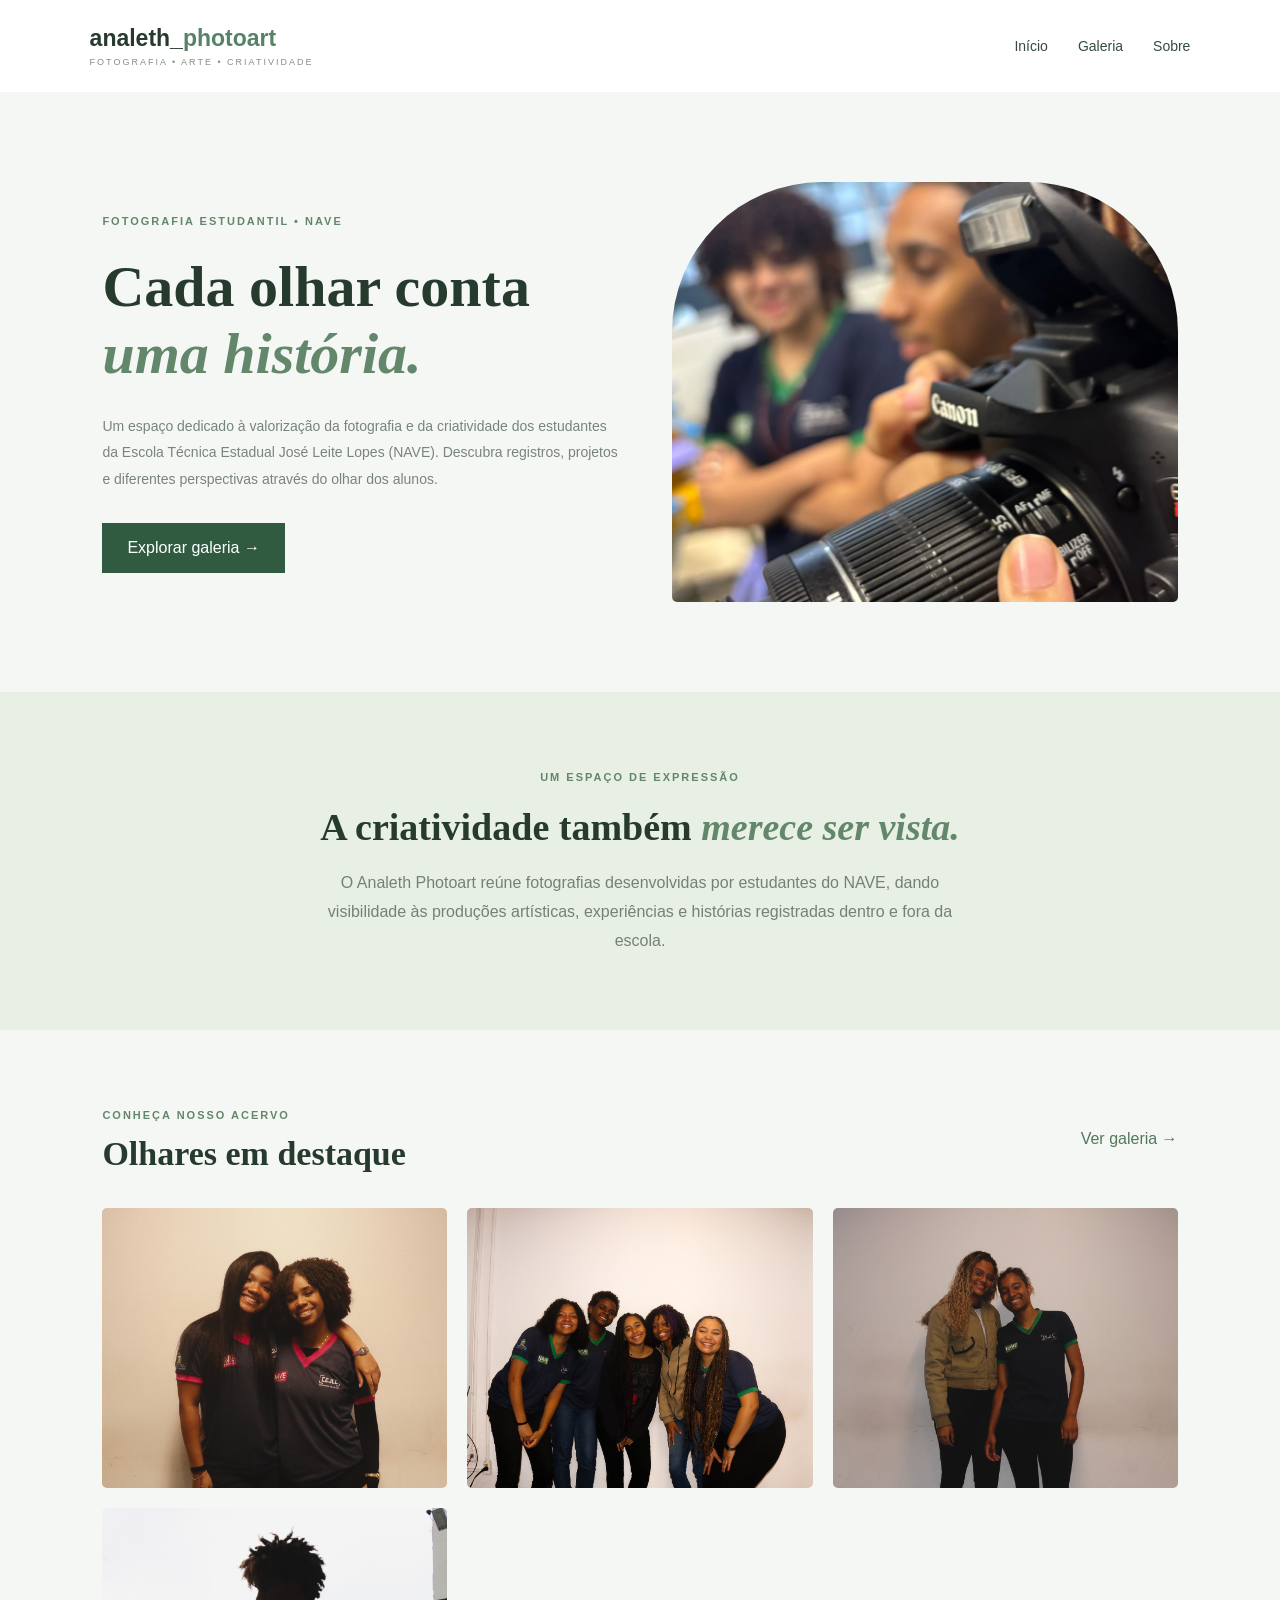
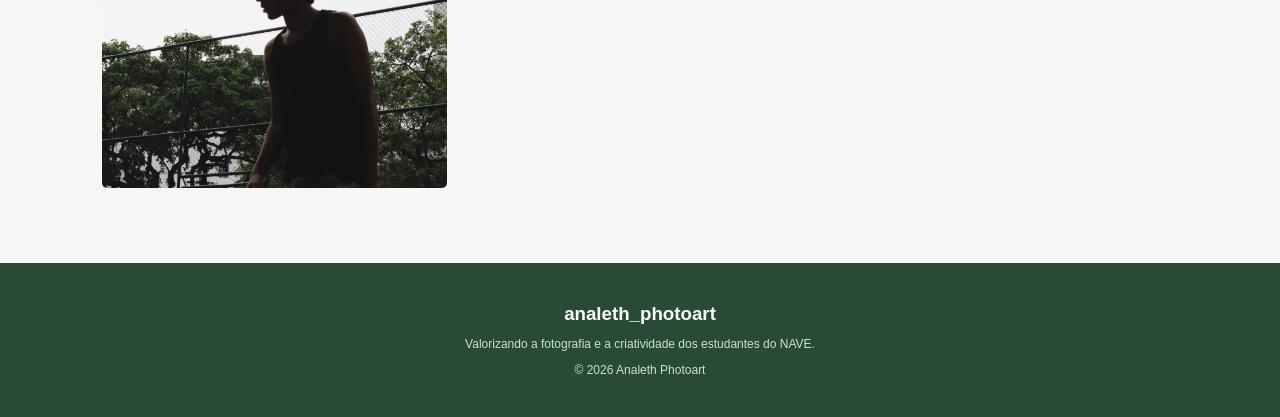
<file: index.html>
<!DOCTYPE html>
<html lang="pt-BR">
<head>
    <meta charset="UTF-8">
    <meta name="viewport" content="width=device-width, initial-scale=1.0">

    <title>Analeth Photoart | NAVE</title>

    <link rel="stylesheet" href="css/style.css">
</head>

<body>

    <header>
        <div class="logo">
            <h2>analeth_<span>photoart</span></h2>
            <p>FOTOGRAFIA • ARTE • CRIATIVIDADE</p>
        </div>

        <nav>
            <a href="index.html">Início</a>
            <a href="galeria.html">Galeria</a>
            <a href="sobre.html">Sobre</a>
        </nav>
    </header>

    <main>

        <section class="inicio">

            <div class="inicio-texto">
                <span class="destaque">
                    FOTOGRAFIA ESTUDANTIL • NAVE
                </span>

                <h1>
                    Cada olhar conta
                    <span>uma história.</span>
                </h1>

                <p>
                    Um espaço dedicado à valorização da fotografia
                    e da criatividade dos estudantes da Escola
                    Técnica Estadual José Leite Lopes (NAVE).

                    Descubra registros, projetos e diferentes
                    perspectivas através do olhar dos alunos.
                </p>

                <a href="galeria.html" class="botao">
                    Explorar galeria →
                </a>

            </div>

            <div class="inicio-imagem">
                <img
                    src="imagem/tela.jpeg"
                    alt="Fotografia produzida por estudante do NAVE"
                >
            </div>

        </section>

        <section class="apresentacao">

            <span>UM ESPAÇO DE EXPRESSÃO</span>

            <h2>
                A criatividade também
                <em>merece ser vista.</em>
            </h2>

            <p>
                O Analeth Photoart reúne fotografias desenvolvidas
                por estudantes do NAVE, dando visibilidade às
                produções artísticas, experiências e histórias
                registradas dentro e fora da escola.
            </p>

        </section>

        <section class="destaques">

            <div class="titulo-secao">
                <div>
                    <span>CONHEÇA NOSSO ACERVO</span>
                    <h2>Olhares em destaque</h2>
                </div>

                <a href="galeria.html">Ver galeria →</a>
            </div>

            <div class="galeria-destaques">

                <img src="imagem/imagem14.jpg"
                     alt="Fotografia estudantil 1">

                <img src="imagem/imagem6.jpg"
                     alt="Fotografia estudantil 2">

                <img src="imagem/imagem5.jpg"
                     alt="Fotografia estudantil 3">

                <img src="imagem/imagem28.jpg"
                     alt="Fotografia estudantil 4">     

            </div>

        </section>

    </main>

    <footer>
        <h3>analeth_photoart</h3>

        <p>
            Valorizando a fotografia e a criatividade
            dos estudantes do NAVE.
        </p>

        <p>© 2026 Analeth Photoart</p>
    </footer>
<script src="js/script.js"></script>
</body>
</html>
</file>
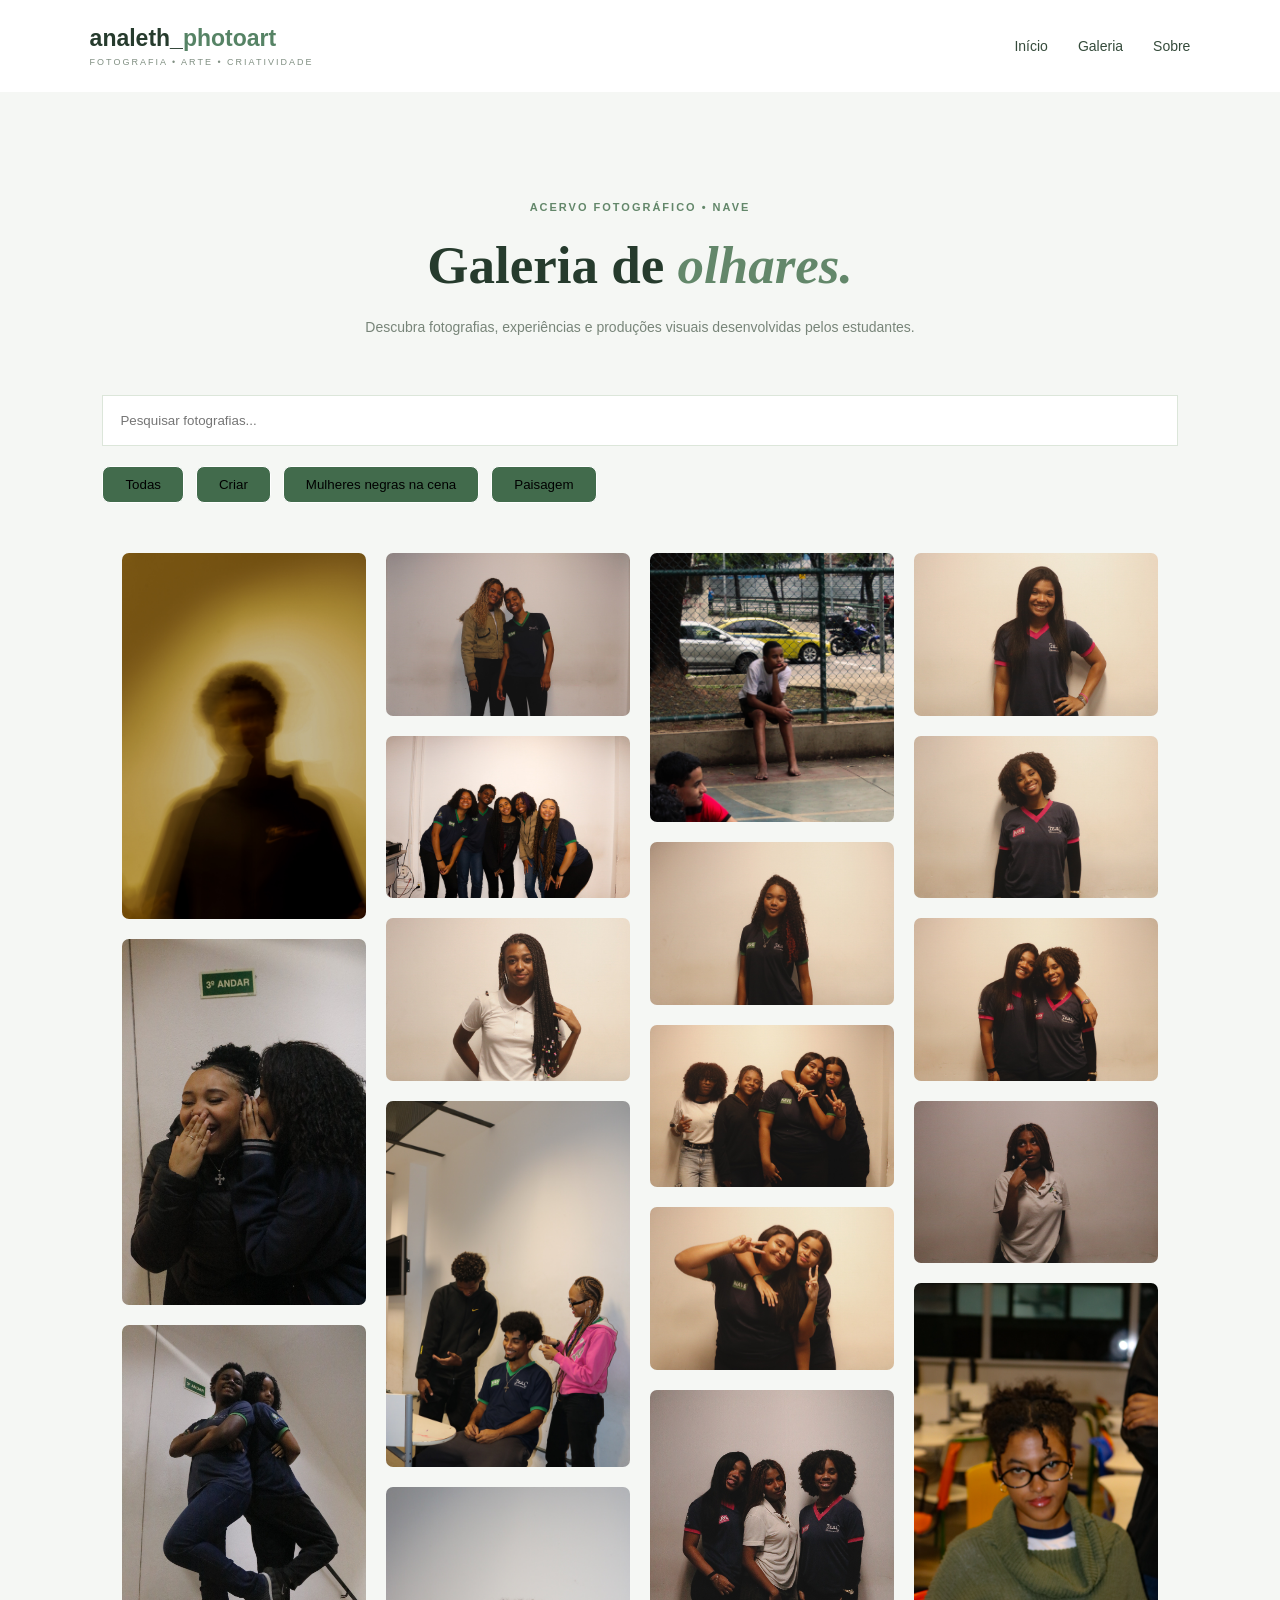
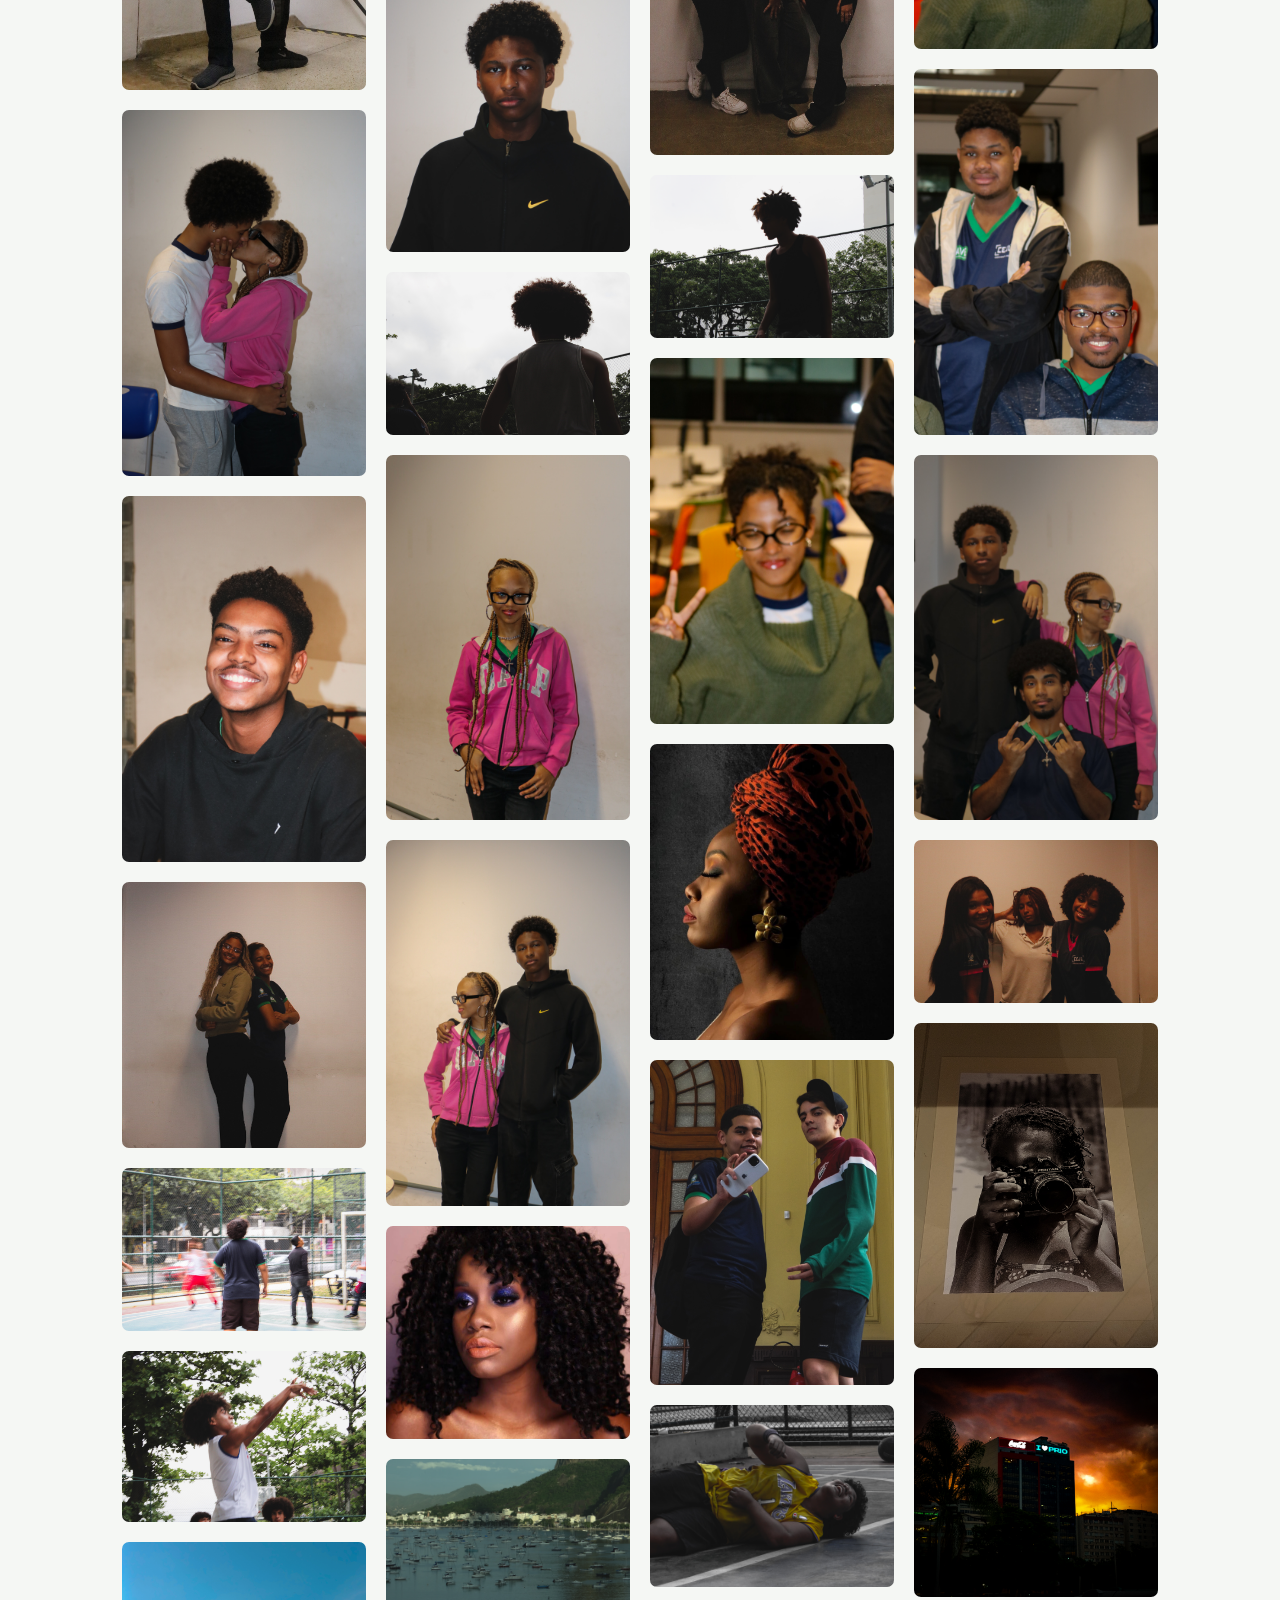
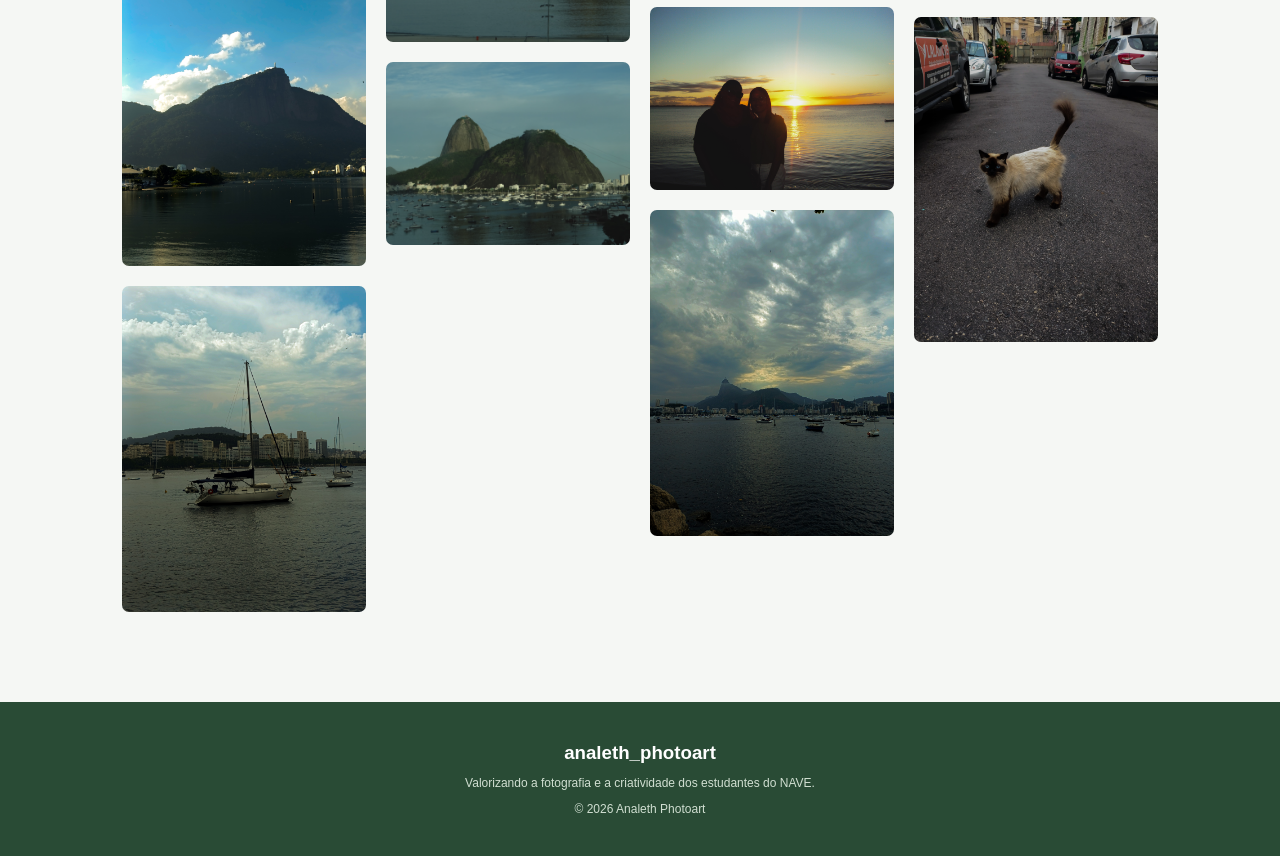
<file: galeria.html>
<!DOCTYPE html>
<html lang="pt-BR">
<head>
    <meta charset="UTF-8">
    <meta name="viewport" content="width=device-width, initial-scale=1.0">
    <title>Galeria | Analeth Photoart</title>
    <link rel="stylesheet" href="css/style.css">
    <script src="js/script.js" defer></script>
</head>

<body data-page="galeria">

<header>
    <div class="logo">
        <h2>analeth_<span>photoart</span></h2>
        <p>FOTOGRAFIA • ARTE • CRIATIVIDADE</p>
    </div>

    <nav>
        <a href="index.html">Início</a>
        <a href="galeria.html">Galeria</a>
        <a href="sobre.html">Sobre</a>
    </nav>
</header>

<main class="pagina-interna">

    <section class="titulo-pagina">
        <span>ACERVO FOTOGRÁFICO • NAVE</span>
        <h1>Galeria de <em>olhares.</em></h1>
        <p>
            Descubra fotografias, experiências e produções
            visuais desenvolvidas pelos estudantes.
        </p>
    </section>

    <section class="ferramentas-galeria">

        <input
            type="search"
            id="pesquisa"
            placeholder="Pesquisar fotografias..."
        >

        <div class="categorias">
            <button class="filtro ativo" data-categoria="todas">
                Todas
            </button>
            <button class="filtro ativo" data-categoria="criar">
                Criar
            </button><button class="filtro ativo" data-categoria="mulheres">
                Mulheres negras na cena
            </button>
            </button><button class="filtro ativo" data-categoria="paisagem">
                Paisagem
            </button>
        </div>

    </section>

    <p id="contador-fotos" class="contador-fotos"></p>

    
        
<section class="gallery">

    

    <div class="column">
        <img src="imagem/image1.jpg" alt="criar">
        <img src="imagem/imagem2.JPG" alt="mulheres">
        <img src="imagem/imagem3.JPG" alt="mulheres">
        <img src="imagem/imagem25.jpg" alt="criar">
        <img src="imagem/imagem26.jpg" alt="criar">
        <img src="imagem/imagem4.jpg" alt="mulheres">
        <img src="imagem/imagem30.jpg" alt="criar">
        <img src="imagem/imagem29.jpg" alt="criar">
        <img src="imagem/imagem42.jpg" alt="paisagem">
        <img src="imagem/imagem48.jpg" alt="Paisagem">
    </div>

    <div class="column">
        <img src="imagem/imagem5.jpg" alt="mulheres">
        <img src="imagem/imagem6.jpg" alt="mulheres">
        <img src="imagem/imagem7.jpg" alt="mulheres">
        <img src="imagem/imagem17.jpg" alt="criar">
        <img src="imagem/imagem22.jpg" alt="criar">
        <img src="imagem/imagem27.jpg" alt="criar">
        <img src="imagem/imagem23.jpg" alt="mulheres">
        <img src="imagem/imagem24.jpg" alt="criar">
        <img src="imagem/imagem34.jpeg" alt="mulheres">
        <img src="imagem/imagem39.jpg" alt="paisagem">
        <img src="imagem/imagem40.jpg" alt="paisagem">
        
    </div>

    <div class="column">
        <img src="imagem/imagem31.jpg" alt="criar">
        <img src="imagem/imagem9.jpg" alt="mulheres">
        <img src="imagem/imagem10.jpg" alt="mulheres">
        <img src="imagem/imagem11.jpg" alt="mulheres">
        <img src="imagem/imagem16.jpg" alt="mulheres">
        <img src="imagem/imagem28.jpg" alt="criar">
        <img src="imagem/imagem18.jpg" alt="mulheres">
        <img src="imagem/imagem33.jpeg" alt="mulheres">
        <img src="imagem/imagem37.jpg" alt="criar">
        <img src="imagem/imagem38.jpg" alt="paisagem">
        <img src="imagem/imagem41.jpg" alt="paisagem">
        <img src="imagem/imagem47.jpg" alt="paisagem">
        
    </div>

    <div class="column">
        <img src="imagem/imagem12.jpg" alt="mulheres">
        <img src="imagem/imagem13.jpg" alt="mulheres">
        <img src="imagem/imagem14.jpg" alt="mulheres">
        <img src="imagem/imagem15.jpg" alt="mulheres">
        <img src="imagem/imagem19.jpg" alt="mulheres">
        <img src="imagem/imagem20.jpg" alt="criar">
        <img src="imagem/imagem21.jpg" alt="criar">
        <img src="imagem/imagem36.jpg" alt="mulheres">
        <img src="imagem/imagem45.jpg" alt="paisagem">
        <img src="imagem/imagem43.jpg" alt="paisagem">
        <img src="imagem/imagem46.jpg" alt="paisagem">
        
    </div>
</section>

    </section>

    <div class="mensagem-api" id="mensagem-api"></div>

</main>

<footer>
    <h3>analeth_photoart</h3>
    <p>Valorizando a fotografia e a criatividade dos estudantes do NAVE.</p>
    <p>© 2026 Analeth Photoart</p>
</footer>




<script src="js/script.js"></script>

</body>
</html>
</file>
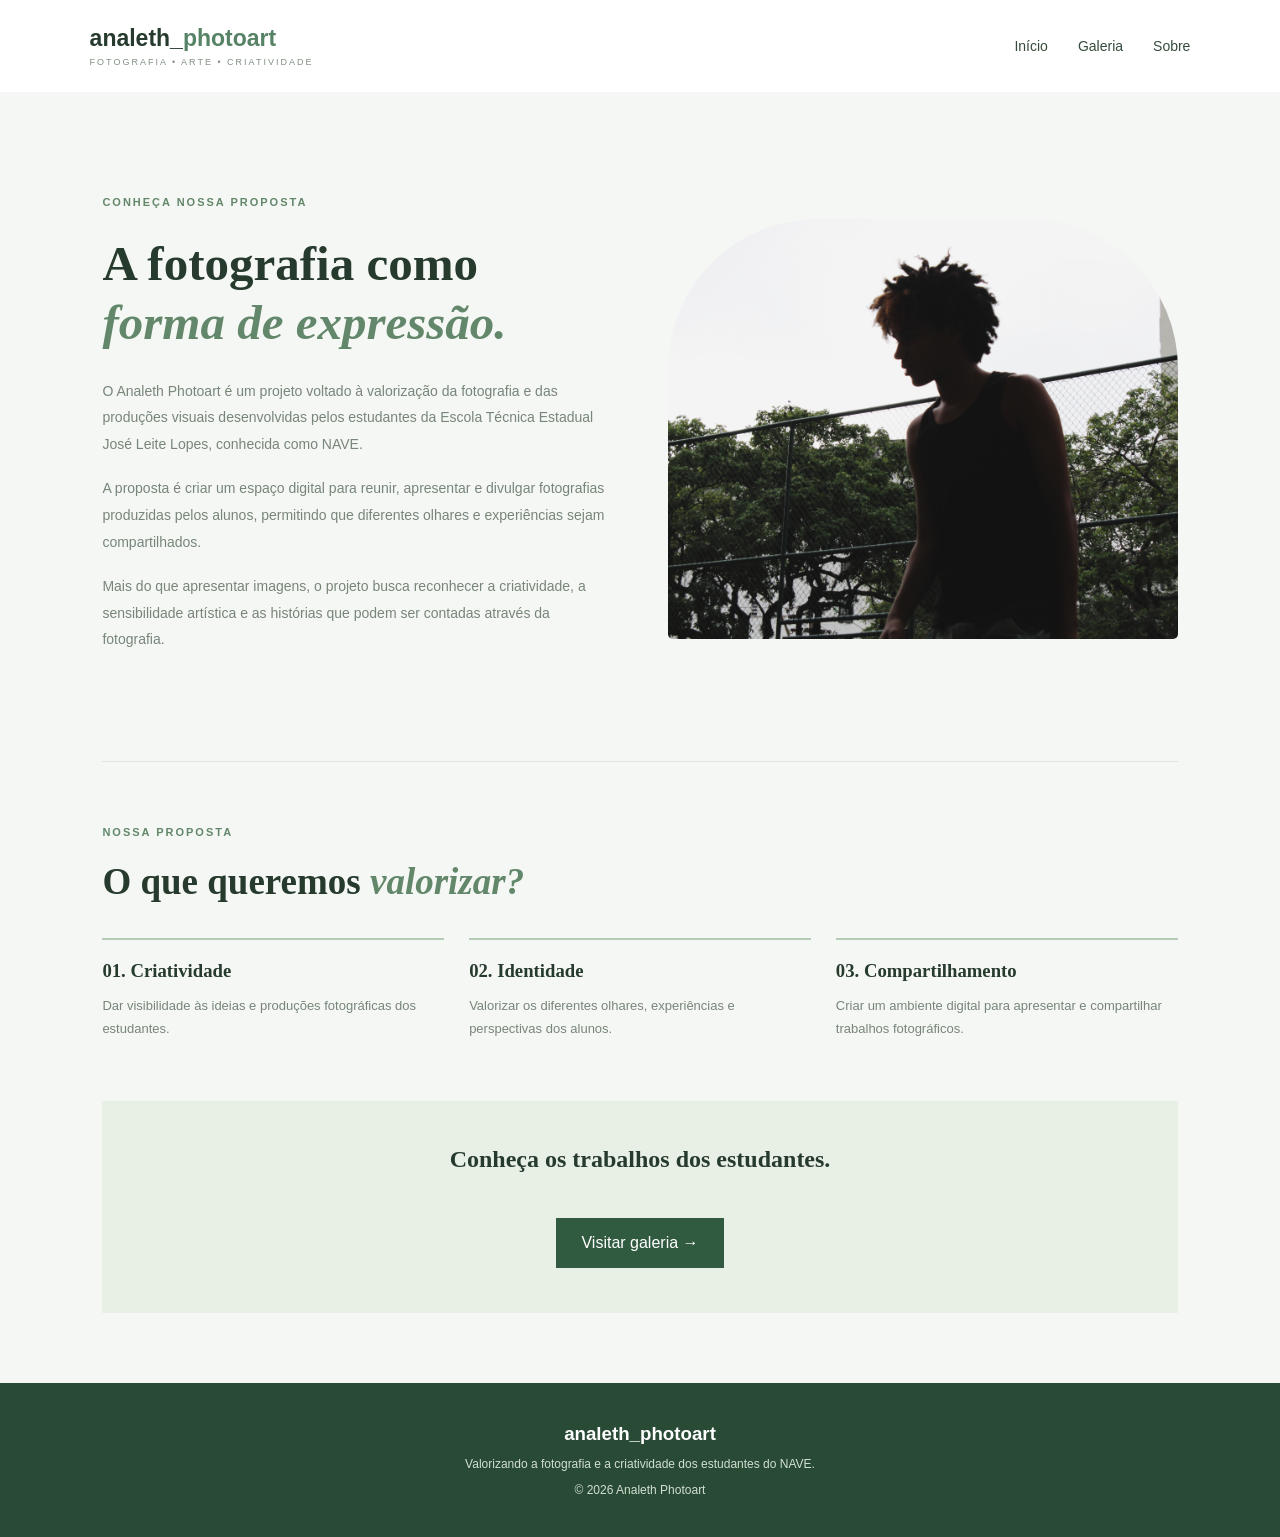
<file: sobre.html>
<!DOCTYPE html>
<html lang="pt-BR">
<head>
    <meta charset="UTF-8">
    <meta name="viewport" content="width=device-width, initial-scale=1.0">
    <title>Sobre | Analeth Photoart</title>
    <link rel="stylesheet" href="css/style.css">
</head>

<body>

<header>
    <div class="logo">
        <h2>analeth_<span>photoart</span></h2>
        <p>FOTOGRAFIA • ARTE • CRIATIVIDADE</p>
    </div>

    <nav>
        <a href="index.html">Início</a>
        <a href="galeria.html">Galeria</a>
        <a href="sobre.html">Sobre</a>
    </nav>
</header>

<main class="pagina-interna">

    <section class="sobre-conteudo">

        <div class="sobre-texto">

            <span>CONHEÇA NOSSA PROPOSTA</span>

            <h1>
                A fotografia como
                <em>forma de expressão.</em>
            </h1>

            <p>
                O Analeth Photoart é um projeto voltado à
                valorização da fotografia e das produções
                visuais desenvolvidas pelos estudantes da
                Escola Técnica Estadual José Leite Lopes,
                conhecida como NAVE.
            </p>

            <p>
                A proposta é criar um espaço digital para
                reunir, apresentar e divulgar fotografias
                produzidas pelos alunos, permitindo que
                diferentes olhares e experiências sejam
                compartilhados.
            </p>

            <p>
                Mais do que apresentar imagens, o projeto
                busca reconhecer a criatividade, a
                sensibilidade artística e as histórias
                que podem ser contadas através da fotografia.
            </p>

        </div>

        <div class="sobre-imagem">
            <img
                src="imagem/imagem28.jpg"
                alt="Fotografia ilustrativa do projeto"
            >
        </div>

    </section>

    <section class="objetivos">

        <span>NOSSA PROPOSTA</span>

        <h2>O que queremos <em>valorizar?</em></h2>

        <div class="objetivos-grid">

            <article>
                <h3>01. Criatividade</h3>
                <p>
                    Dar visibilidade às ideias e produções
                    fotográficas dos estudantes.
                </p>
            </article>

            <article>
                <h3>02. Identidade</h3>
                <p>
                    Valorizar os diferentes olhares,
                    experiências e perspectivas dos alunos.
                </p>
            </article>

            <article>
                <h3>03. Compartilhamento</h3>
                <p>
                    Criar um ambiente digital para apresentar
                    e compartilhar trabalhos fotográficos.
                </p>
            </article>

        </div>

    </section>

    <section class="sobre-convite">
        <h2>Conheça os trabalhos dos estudantes.</h2>
        <a href="galeria.html" class="botao">
            Visitar galeria →
        </a>
    </section>

</main>

<footer>
    <h3>analeth_photoart</h3>
    <p>Valorizando a fotografia e a criatividade dos estudantes do NAVE.</p>
    <p>© 2026 Analeth Photoart</p>
</footer>

</body>
</html>
</file>
<file: css/style.css>
* {
    margin: 0;
    padding: 0;
    box-sizing: border-box;
}

body {
    font-family: Arial, sans-serif;
    background: #f5f8f3;
    color: #263b2d;
}

/* CABEÇALHO */

header {
    display: flex;
    justify-content: space-between;
    align-items: center;
    padding: 25px 7%;
    background: white;
}

.logo h2 {
    font-size: 23px;
}

.logo span {
    color: #568365;
}

.logo p {
    font-size: 9px;
    letter-spacing: 2px;
    margin-top: 5px;
    color: #819083;
}

nav {
    display: flex;
    gap: 30px;
}

nav a {
    text-decoration: none;
    color: #354b3b;
    font-size: 14px;
    transition: 0.3s;
}

nav a:hover {
    color: #719d7a;
}

/* INÍCIO */

.inicio {
    display: flex;
    align-items: center;
    justify-content: space-between;
    padding: 90px 8%;
    gap: 50px;
}

.inicio-texto {
    max-width: 520px;
}

.destaque,
.apresentacao span,
.titulo-secao span {
    color: #63876a;
    font-size: 11px;
    letter-spacing: 2px;
    font-weight: bold;
}

.inicio h1 {
    font-family: Georgia, serif;
    font-size: 58px;
    line-height: 1.15;
    margin: 25px 0;
}

.inicio h1 span {
    display: block;
    color: #63876a;
    font-style: italic;
}

.inicio-texto p {
    color: #788579;
    line-height: 1.9;
    font-size: 14px;
}

.botao {
    display: inline-block;
    margin-top: 30px;
    padding: 16px 25px;
    background: #315b40;
    color: white;
    text-decoration: none;
    transition: 0.3s;
}

.botao:hover {
    background: #63876a;
    transform: translateY(-3px);
}

.inicio-imagem {
    width: 48%;
    height: 420px;
}

.inicio-imagem img {
    width: 100%;
    height: 100%;
    object-fit: cover;
    border-radius: 150px 150px 5px 5px;
}

/* APRESENTAÇÃO */

.apresentacao {
    background: #e8efe5;
    text-align: center;
    padding: 75px 15%;
}

.apresentacao h2 {
    font-family: Georgia, serif;
    font-size: 38px;
    margin: 20px 0;
}

.apresentacao em {
    color: #63876a;
}

.apresentacao p {
    color: #758177;
    line-height: 1.8;
    max-width: 650px;
    margin: auto;
}

/* DESTAQUES */

.destaques {
    padding: 75px 8%;
}

.titulo-secao {
    display: flex;
    justify-content: space-between;
    align-items: center;
    margin-bottom: 35px;
}

.titulo-secao h2 {
    font-family: Georgia, serif;
    font-size: 34px;
    margin-top: 12px;
}

.titulo-secao a {
    color: #52785b;
    text-decoration: none;
}

.galeria-destaques {
    display: grid;
    grid-template-columns: repeat(3, 1fr);
    gap: 20px;
}

.galeria-destaques img {
    width: 100%;
    height: 280px;
    object-fit: cover;
    border-radius: 5px;
    transition: 0.4s;
}

.galeria-destaques img:hover {
    transform: translateY(-7px);
}

/* RODAPÉ */

footer {
    background: #294b35;
    color: white;
    text-align: center;
    padding: 40px 20px;
}

footer p {
    font-size: 12px;
    margin-top: 12px;
    color: #d1dfd2;
}

/* CELULAR */

@media (max-width: 768px) {

    header {
        flex-direction: column;
        gap: 20px;
    }

    nav {
        gap: 15px;
        flex-wrap: wrap;
        justify-content: center;
    }

    .inicio {
        flex-direction: column;
        padding: 55px 7%;
    }

    .inicio h1 {
        font-size: 43px;
    }

    .inicio-imagem {
        width: 100%;
        height: 330px;
    }

    .apresentacao {
        padding: 55px 8%;
    }

    .apresentacao h2 {
        font-size: 30px;
    }

    .titulo-secao {
        align-items: flex-start;
        gap: 15px;
        flex-direction: column;
    }

    .galeria-destaques {
        grid-template-columns: 1fr 1fr;
    }

    .galeria-destaques img {
        height: 190px;
    }
}


/* PÁGINAS INTERNAS */

.pagina-interna {
    padding: 70px 8%;
}

.titulo-pagina {
    text-align: center;
    padding: 35px 0 55px;
}

.titulo-pagina > span,
.sobre-texto > span,
.objetivos > span {
    color: #63876a;
    font-size: 11px;
    letter-spacing: 2px;
    font-weight: bold;
}

.titulo-pagina h1 {
    font-family: Georgia, serif;
    font-size: 53px;
    margin: 20px 0;
}

.titulo-pagina h1 em {
    color: #63876a;
}

.titulo-pagina p {
    color: #788579;
    font-size: 14px;
    line-height: 1.8;
}

/* PESQUISA E CATEGORIAS */

.ferramentas-galeria {
    margin-bottom: 30px;
}

#pesquisa {
    width: 100%;
    padding: 17px;
    border: 1px solid #dce6da;
    background: white;
    outline: none;
    margin-bottom: 20px;
}

#pesquisa:focus {
    border-color: #63876a;
}

.categorias {
    display: flex;
    flex-wrap: wrap;
    gap: 12px;
}


.filtros {
    display: flex;
    justify-content: center;
    gap: 12px;
    flex-wrap: wrap;
    margin-bottom: 30px;
}

.filtro {
    padding: 10px 22px;
    border: 1px solid #333;
    background: transparent;
    color: #49634d;
    border-radius: 8px;
    cursor: pointer;
    transition: 0.3s;
}

.filtro:hover {
    background: #333;
    color: #fff;
}

.filtro.ativo {
    background: #426b4c;
    color: #000;
    border-color: #fff;
}

.item {
    transition: opacity 0.3s ease;
}

.item.oculto {
    display: none;
}



* {
    margin: 0;
    padding: 0;
    box-sizing: border-box;
}

body {
    background: #f5f7f4;
}

.gallery {
    display: grid;
    grid-template-columns: repeat(4, 1fr);
    gap: 20px;
    max-width: 1450px;
    margin: auto;
    padding: 20px;
}

.column {
    display: flex;
    flex-direction: column;
    gap: 20px;
}

.column img {
    width: 100%;
    height: auto;
    display: block;
    object-fit: cover;
    border-radius: 7px;
    transition: transform 0.3s ease;
    cursor: pointer;
}

.column img:hover {
    transform: scale(1.02);
}

/* Tablet */
@media (max-width: 900px) {
    .gallery {
        grid-template-columns: repeat(2, 1fr);
    }
}

/* Celular */
@media (max-width: 550px) {
    .gallery {
        grid-template-columns: repeat(2, 1fr);
        gap: 10px;
        padding: 10px;
    }

    .column {
        gap: 10px;
    }
}


/* MODAL DE FOTOGRAFIA */

.modal-foto {
    display: none;
    position: fixed;
    z-index: 100;
    inset: 0;
    background: #17271feF;
    align-items: center;
    justify-content: center;
    padding: 25px;
}

.modal-foto.aberto {
    display: flex;
}

#conteudo-modal {
    max-width: 850px;
    max-height: 85vh;
    color: white;
    text-align: center;
}

#conteudo-modal img {
    max-width: 100%;
    max-height: 70vh;
    object-fit: contain;
}

#conteudo-modal p {
    margin-top: 15px;
}

#fechar-modal {
    position: absolute;
    top: 20px;
    right: 30px;
    font-size: 40px;
    color: white;
    background: none;
    border: none;
    cursor: pointer;
}


/* SOBRE */

.sobre-conteudo {
    display: grid;
    grid-template-columns: 1fr 1fr;
    align-items: center;
    gap: 55px;
    padding: 30px 0 90px;
}

.sobre-texto h1 {
    font-family: Georgia, serif;
    font-size: 49px;
    line-height: 1.2;
    margin: 25px 0;
}

.sobre-texto h1 em {
    color: #63876a;
}

.sobre-texto p {
    color: #788579;
    font-size: 14px;
    line-height: 1.9;
    margin-bottom: 18px;
}

.sobre-imagem img {
    width: 100%;
    height: 420px;
    object-fit: cover;
    border-radius: 150px 150px 5px 5px;
}

.objetivos {
    padding: 60px 0;
    border-top: 1px solid #dce6da;
}

.objetivos h2 {
    font-family: Georgia, serif;
    font-size: 37px;
    margin: 20px 0 35px;
}

.objetivos h2 em {
    color: #63876a;
}

.objetivos-grid {
    display: grid;
    grid-template-columns: repeat(3, 1fr);
    gap: 25px;
}

.objetivos-grid article {
    border-top: 2px solid #b6cbb5;
    padding-top: 20px;
}

.objetivos-grid h3 {
    font-family: Georgia, serif;
    margin-bottom: 12px;
}

.objetivos-grid p {
    font-size: 13px;
    line-height: 1.8;
    color: #788579;
}

.sobre-convite {
    padding: 45px;
    background: #e8efe5;
    text-align: center;
}

.sobre-convite h2 {
    font-family: Georgia, serif;
    margin-bottom: 15px;
}

/* ANIMAÇÃO */

@keyframes aparecer {
    from {
        opacity: 0;
        transform: translateY(15px);
    }

    to {
        opacity: 1;
        transform: translateY(0);
    }
}

/* RESPONSIVIDADE */

@media (max-width: 768px) {

    .pagina-interna {
        padding: 45px 6%;
    }

    .titulo-pagina h1 {
        font-size: 39px;
    }

    .galeria-pinterest {
        columns: 2 130px;
        column-gap: 10px;
    }

    .foto-card {
        margin-bottom: 10px;
    }

    .sobre-conteudo {
        grid-template-columns: 1fr;
        gap: 30px;
    }

    .sobre-texto h1 {
        font-size: 40px;
    }

    .sobre-imagem img {
        height: 320px;
    }

    .objetivos-grid {
        grid-template-columns: 1fr;
    }

    .linha-favoritos {
        gap: 15px;
        flex-wrap: wrap;
    }

    .categorias {
        gap: 8px;
    }

    .filtro {
        padding: 9px 12px;
        font-size: 12px;
    }
}
</file>
